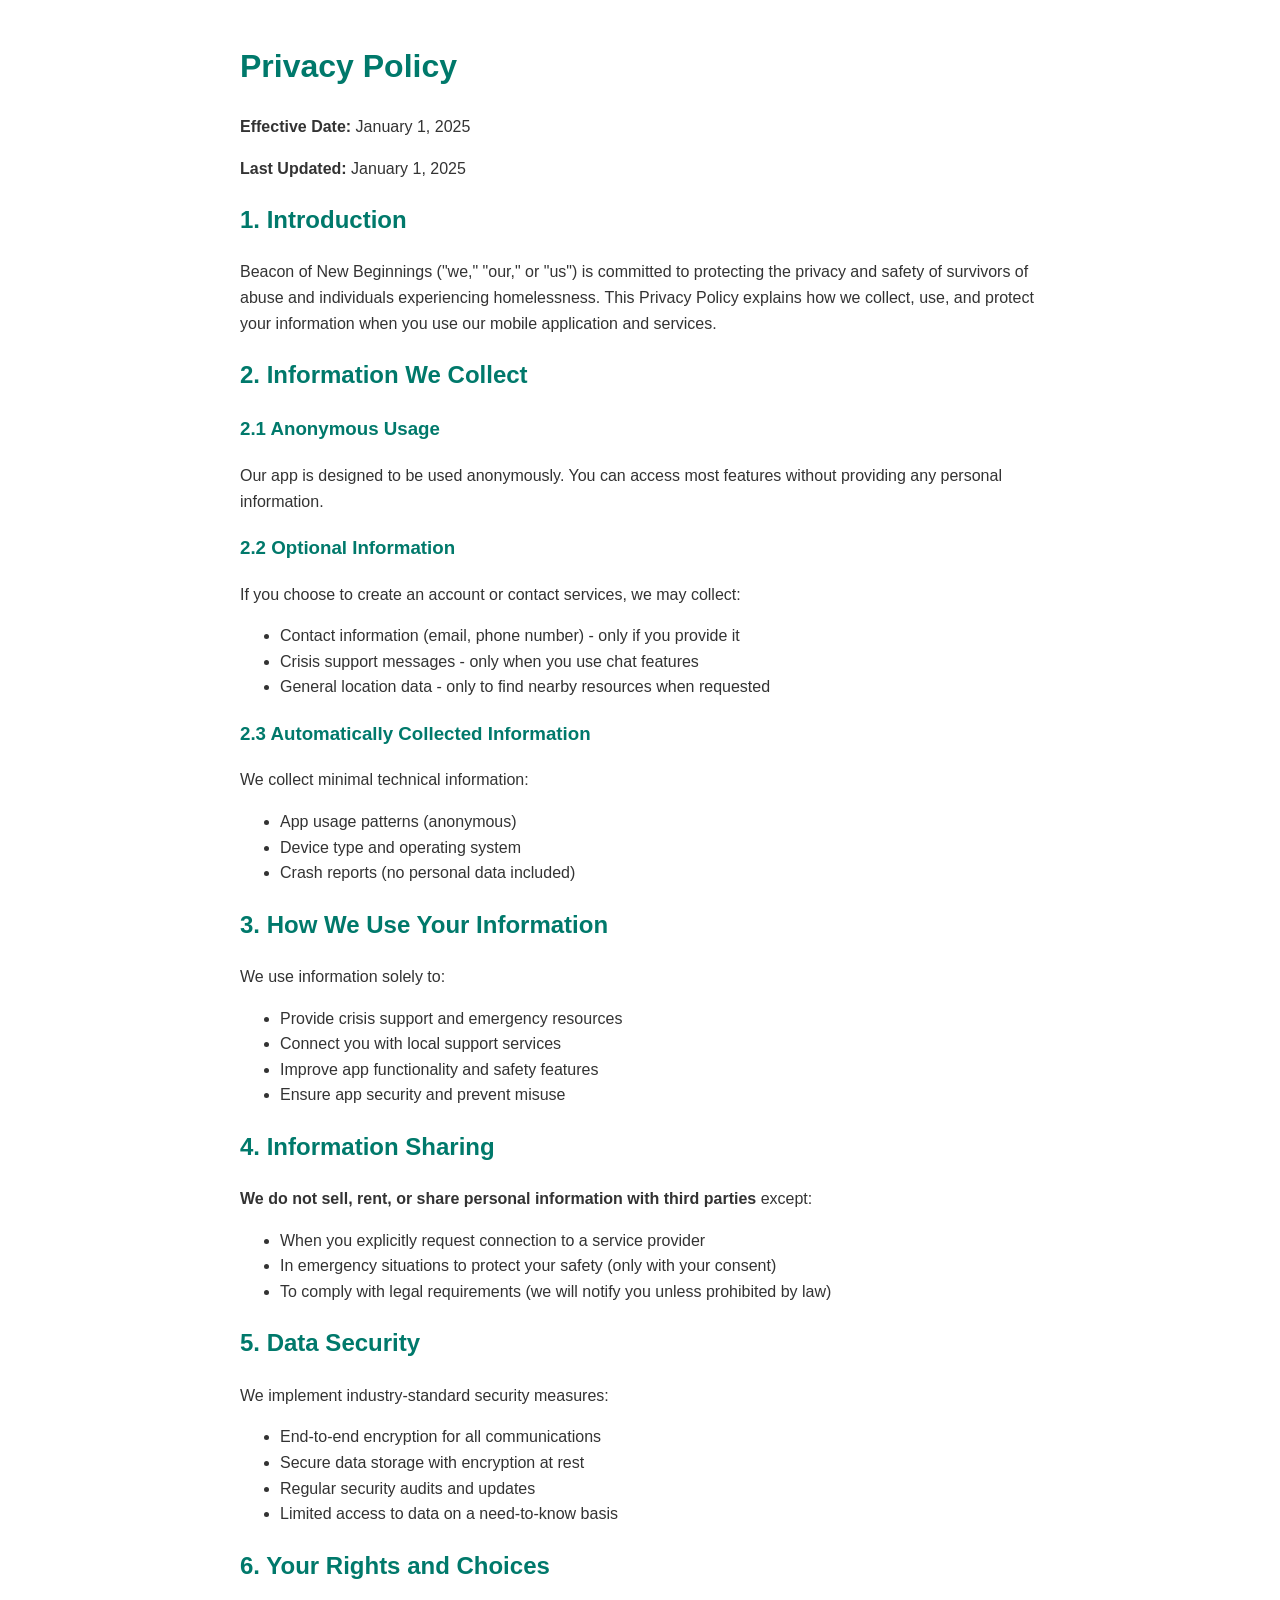
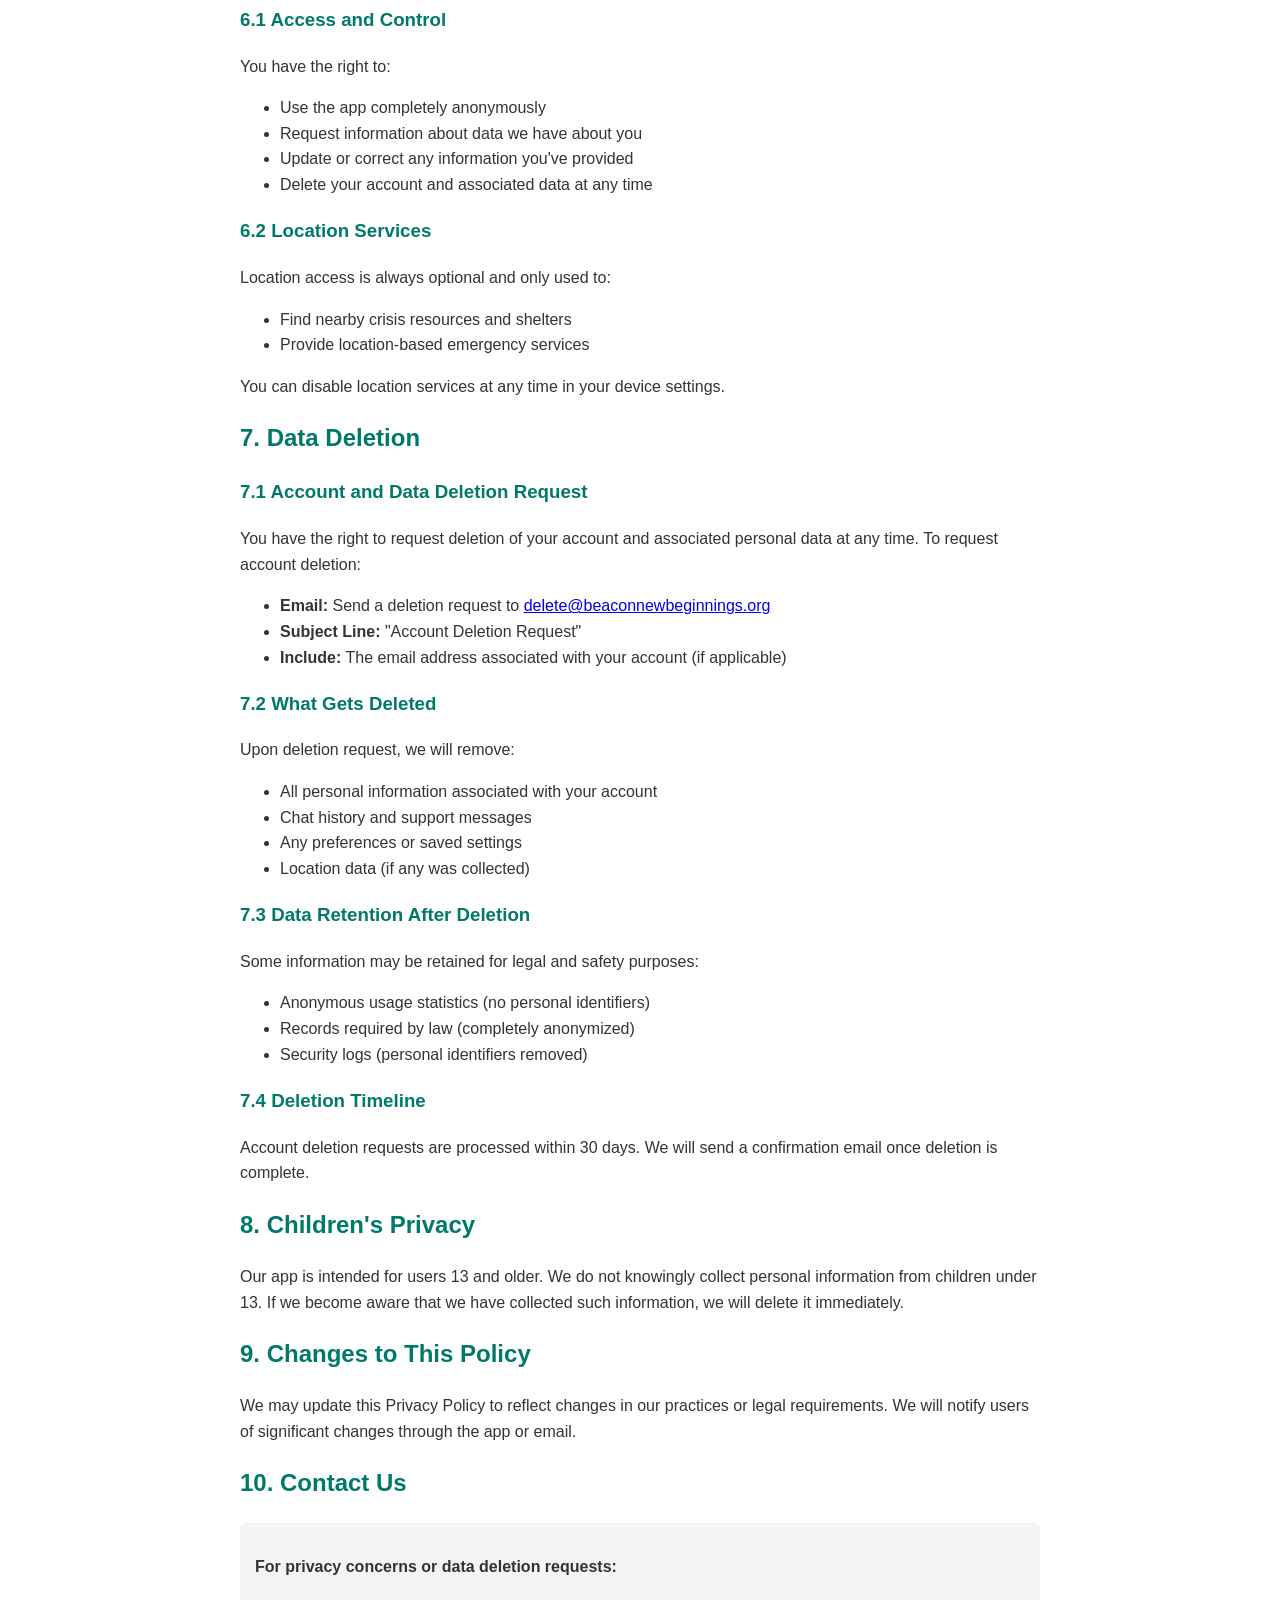
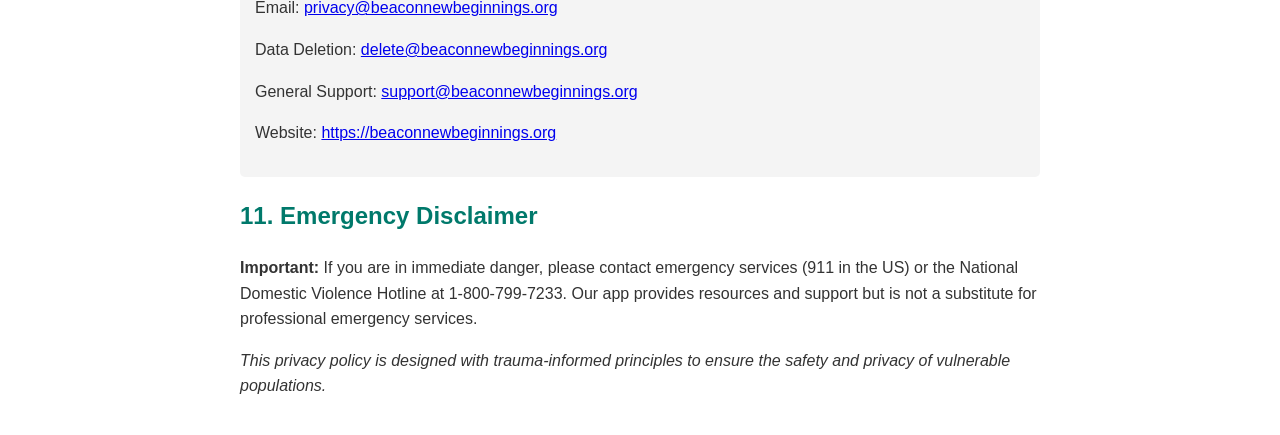
<file: assets/privacy_policy.html>
<!DOCTYPE html>
<html lang="en">
<head>
    <meta charset="UTF-8">
    <meta name="viewport" content="width=device-width, initial-scale=1.0">
    <title>Privacy Policy - Beacon of New Beginnings</title>
    <style>
        body {
            font-family: Arial, sans-serif;
            line-height: 1.6;
            max-width: 800px;
            margin: 0 auto;
            padding: 20px;
            color: #333;
        }
        h1, h2, h3 {
            color: #00796B;
        }
        .contact-info {
            background-color: #f4f4f4;
            padding: 15px;
            border-radius: 5px;
            margin: 20px 0;
        }
    </style>
</head>
<body>
    <h1>Privacy Policy</h1>
    <p><strong>Effective Date:</strong> January 1, 2025</p>
    <p><strong>Last Updated:</strong> January 1, 2025</p>

    <h2>1. Introduction</h2>
    <p>Beacon of New Beginnings ("we," "our," or "us") is committed to protecting the privacy and safety of survivors of abuse and individuals experiencing homelessness. This Privacy Policy explains how we collect, use, and protect your information when you use our mobile application and services.</p>

    <h2>2. Information We Collect</h2>
    
    <h3>2.1 Anonymous Usage</h3>
    <p>Our app is designed to be used anonymously. You can access most features without providing any personal information.</p>

    <h3>2.2 Optional Information</h3>
    <p>If you choose to create an account or contact services, we may collect:</p>
    <ul>
        <li>Contact information (email, phone number) - only if you provide it</li>
        <li>Crisis support messages - only when you use chat features</li>
        <li>General location data - only to find nearby resources when requested</li>
    </ul>

    <h3>2.3 Automatically Collected Information</h3>
    <p>We collect minimal technical information:</p>
    <ul>
        <li>App usage patterns (anonymous)</li>
        <li>Device type and operating system</li>
        <li>Crash reports (no personal data included)</li>
    </ul>

    <h2>3. How We Use Your Information</h2>
    <p>We use information solely to:</p>
    <ul>
        <li>Provide crisis support and emergency resources</li>
        <li>Connect you with local support services</li>
        <li>Improve app functionality and safety features</li>
        <li>Ensure app security and prevent misuse</li>
    </ul>

    <h2>4. Information Sharing</h2>
    <p><strong>We do not sell, rent, or share personal information with third parties</strong> except:</p>
    <ul>
        <li>When you explicitly request connection to a service provider</li>
        <li>In emergency situations to protect your safety (only with your consent)</li>
        <li>To comply with legal requirements (we will notify you unless prohibited by law)</li>
    </ul>

    <h2>5. Data Security</h2>
    <p>We implement industry-standard security measures:</p>
    <ul>
        <li>End-to-end encryption for all communications</li>
        <li>Secure data storage with encryption at rest</li>
        <li>Regular security audits and updates</li>
        <li>Limited access to data on a need-to-know basis</li>
    </ul>

    <h2>6. Your Rights and Choices</h2>
    
    <h3>6.1 Access and Control</h3>
    <p>You have the right to:</p>
    <ul>
        <li>Use the app completely anonymously</li>
        <li>Request information about data we have about you</li>
        <li>Update or correct any information you've provided</li>
        <li>Delete your account and associated data at any time</li>
    </ul>

    <h3>6.2 Location Services</h3>
    <p>Location access is always optional and only used to:</p>
    <ul>
        <li>Find nearby crisis resources and shelters</li>
        <li>Provide location-based emergency services</li>
    </ul>
    <p>You can disable location services at any time in your device settings.</p>

    <h2>7. Data Deletion</h2>
    
    <h3>7.1 Account and Data Deletion Request</h3>
    <p>You have the right to request deletion of your account and associated personal data at any time. To request account deletion:</p>
    <ul>
        <li><strong>Email:</strong> Send a deletion request to <a href="mailto:delete@beaconnewbeginnings.org?subject=Account Deletion Request">delete@beaconnewbeginnings.org</a></li>
        <li><strong>Subject Line:</strong> "Account Deletion Request"</li>
        <li><strong>Include:</strong> The email address associated with your account (if applicable)</li>
    </ul>

    <h3>7.2 What Gets Deleted</h3>
    <p>Upon deletion request, we will remove:</p>
    <ul>
        <li>All personal information associated with your account</li>
        <li>Chat history and support messages</li>
        <li>Any preferences or saved settings</li>
        <li>Location data (if any was collected)</li>
    </ul>

    <h3>7.3 Data Retention After Deletion</h3>
    <p>Some information may be retained for legal and safety purposes:</p>
    <ul>
        <li>Anonymous usage statistics (no personal identifiers)</li>
        <li>Records required by law (completely anonymized)</li>
        <li>Security logs (personal identifiers removed)</li>
    </ul>

    <h3>7.4 Deletion Timeline</h3>
    <p>Account deletion requests are processed within 30 days. We will send a confirmation email once deletion is complete.</p>

    <h2>8. Children's Privacy</h2>
    <p>Our app is intended for users 13 and older. We do not knowingly collect personal information from children under 13. If we become aware that we have collected such information, we will delete it immediately.</p>

    <h2>9. Changes to This Policy</h2>
    <p>We may update this Privacy Policy to reflect changes in our practices or legal requirements. We will notify users of significant changes through the app or email.</p>

    <h2>10. Contact Us</h2>
    <div class="contact-info">
        <p><strong>For privacy concerns or data deletion requests:</strong></p>
        <p>Email: <a href="mailto:privacy@beaconnewbeginnings.org">privacy@beaconnewbeginnings.org</a></p>
        <p>Data Deletion: <a href="mailto:delete@beaconnewbeginnings.org">delete@beaconnewbeginnings.org</a></p>
        <p>General Support: <a href="mailto:support@beaconnewbeginnings.org">support@beaconnewbeginnings.org</a></p>
        <p>Website: <a href="https://beaconnewbeginnings.org">https://beaconnewbeginnings.org</a></p>
    </div>

    <h2>11. Emergency Disclaimer</h2>
    <p><strong>Important:</strong> If you are in immediate danger, please contact emergency services (911 in the US) or the National Domestic Violence Hotline at 1-800-799-7233. Our app provides resources and support but is not a substitute for professional emergency services.</p>

    <p><em>This privacy policy is designed with trauma-informed principles to ensure the safety and privacy of vulnerable populations.</em></p>
</body>
</html>
</file>
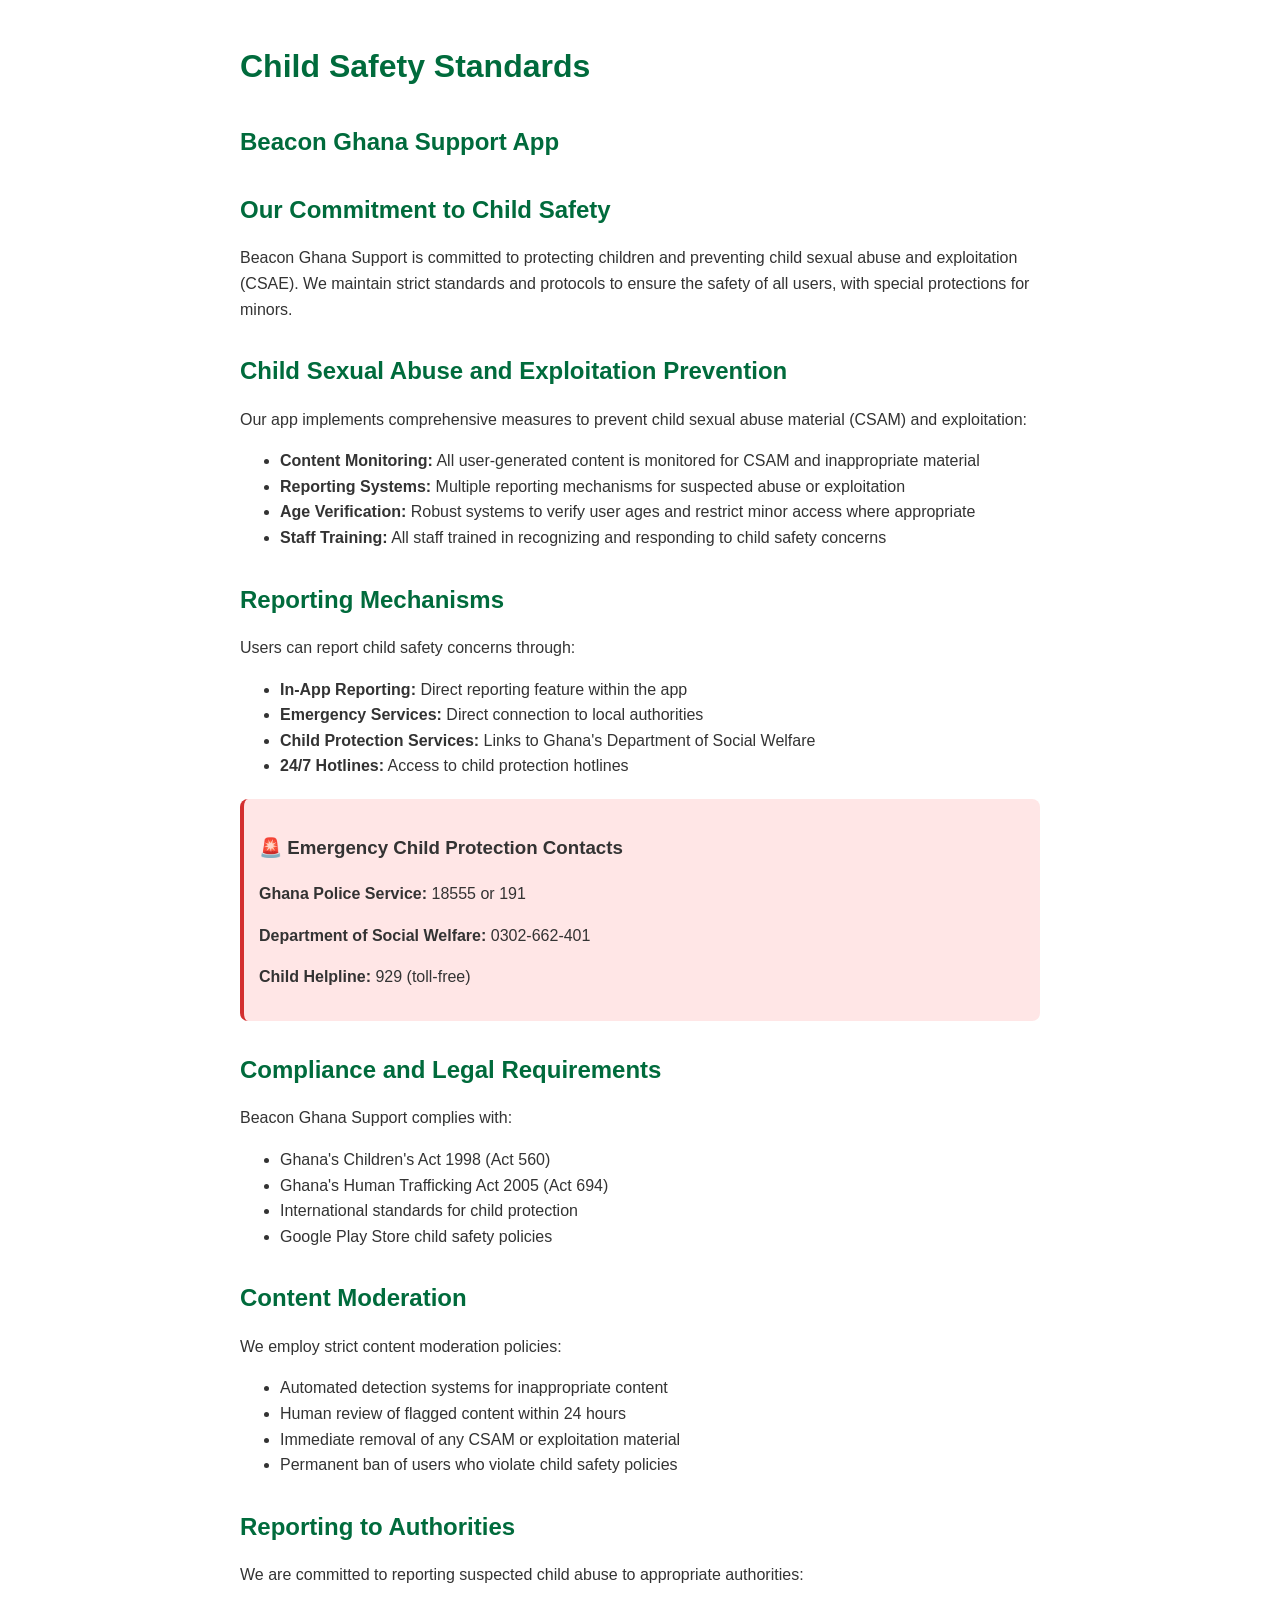
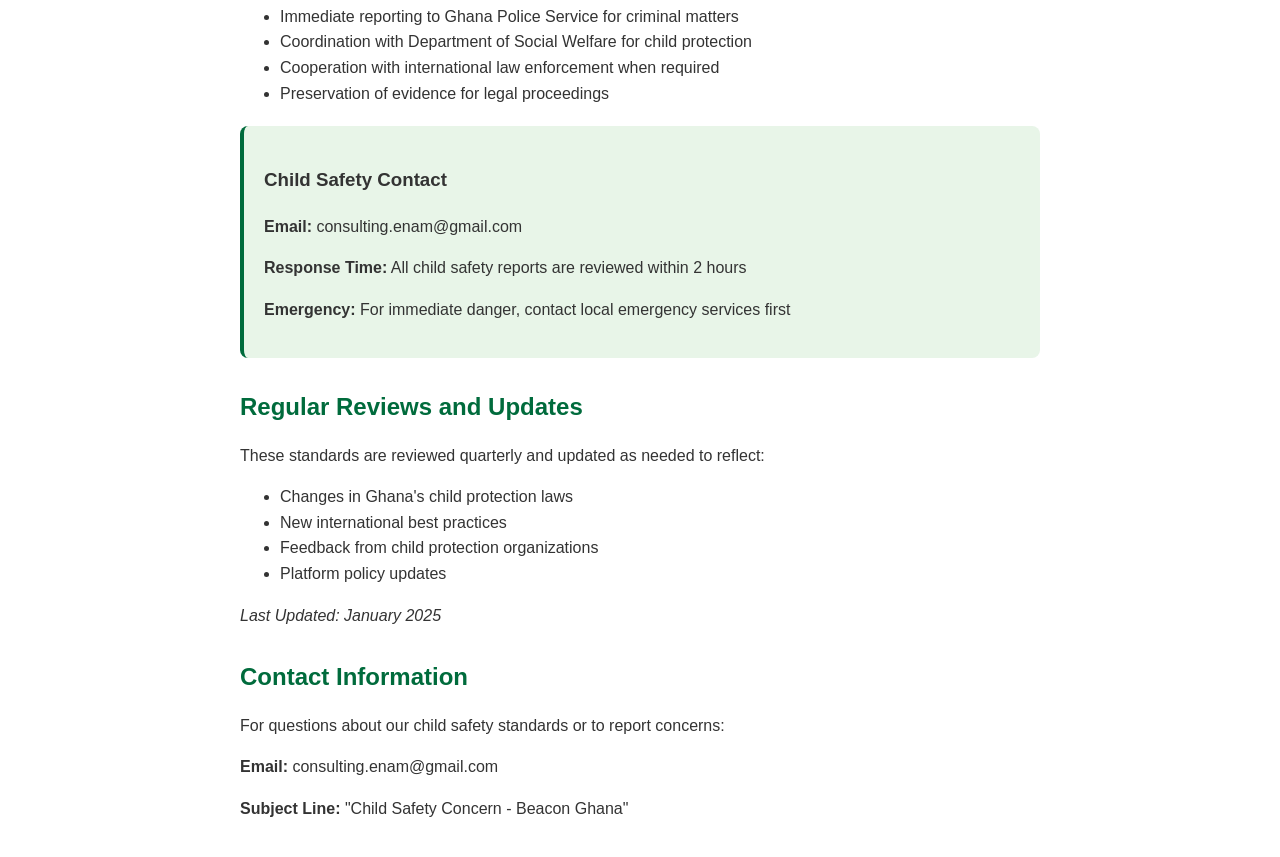
<file: website/child-safety-standards.html>
<!DOCTYPE html>
<html lang="en">
<head>
    <meta charset="UTF-8">
    <meta name="viewport" content="width=device-width, initial-scale=1.0">
    <title>Child Safety Standards - Beacon Ghana Support</title>
    <meta name="description" content="Child Safety and Protection Standards for Beacon Ghana Support app">
    <style>
        body { 
            font-family: -apple-system, BlinkMacSystemFont, 'Segoe UI', Roboto, sans-serif;
            line-height: 1.6; 
            color: #333;
            max-width: 800px;
            margin: 0 auto;
            padding: 20px;
        }
        h1 { color: #006B3C; margin-bottom: 20px; }
        h2 { color: #006B3C; margin-top: 30px; margin-bottom: 15px; }
        .contact-box { 
            background: #e8f5e8; 
            padding: 20px; 
            border-radius: 8px; 
            margin: 20px 0;
            border-left: 4px solid #006B3C;
        }
        .emergency { 
            background: #ffe6e6; 
            padding: 15px; 
            border-radius: 8px; 
            border-left: 4px solid #d32f2f;
            margin: 20px 0;
        }
    </style>
</head>
<body>
    <h1>Child Safety Standards</h1>
    <h2>Beacon Ghana Support App</h2>
    
    <h2>Our Commitment to Child Safety</h2>
    <p>Beacon Ghana Support is committed to protecting children and preventing child sexual abuse and exploitation (CSAE). We maintain strict standards and protocols to ensure the safety of all users, with special protections for minors.</p>
    
    <h2>Child Sexual Abuse and Exploitation Prevention</h2>
    <p>Our app implements comprehensive measures to prevent child sexual abuse material (CSAM) and exploitation:</p>
    <ul>
        <li><strong>Content Monitoring:</strong> All user-generated content is monitored for CSAM and inappropriate material</li>
        <li><strong>Reporting Systems:</strong> Multiple reporting mechanisms for suspected abuse or exploitation</li>
        <li><strong>Age Verification:</strong> Robust systems to verify user ages and restrict minor access where appropriate</li>
        <li><strong>Staff Training:</strong> All staff trained in recognizing and responding to child safety concerns</li>
    </ul>
    
    <h2>Reporting Mechanisms</h2>
    <p>Users can report child safety concerns through:</p>
    <ul>
        <li><strong>In-App Reporting:</strong> Direct reporting feature within the app</li>
        <li><strong>Emergency Services:</strong> Direct connection to local authorities</li>
        <li><strong>Child Protection Services:</strong> Links to Ghana's Department of Social Welfare</li>
        <li><strong>24/7 Hotlines:</strong> Access to child protection hotlines</li>
    </ul>
    
    <div class="emergency">
        <h3>🚨 Emergency Child Protection Contacts</h3>
        <p><strong>Ghana Police Service:</strong> 18555 or 191</p>
        <p><strong>Department of Social Welfare:</strong> 0302-662-401</p>
        <p><strong>Child Helpline:</strong> 929 (toll-free)</p>
    </div>
    
    <h2>Compliance and Legal Requirements</h2>
    <p>Beacon Ghana Support complies with:</p>
    <ul>
        <li>Ghana's Children's Act 1998 (Act 560)</li>
        <li>Ghana's Human Trafficking Act 2005 (Act 694)</li>
        <li>International standards for child protection</li>
        <li>Google Play Store child safety policies</li>
    </ul>
    
    <h2>Content Moderation</h2>
    <p>We employ strict content moderation policies:</p>
    <ul>
        <li>Automated detection systems for inappropriate content</li>
        <li>Human review of flagged content within 24 hours</li>
        <li>Immediate removal of any CSAM or exploitation material</li>
        <li>Permanent ban of users who violate child safety policies</li>
    </ul>
    
    <h2>Reporting to Authorities</h2>
    <p>We are committed to reporting suspected child abuse to appropriate authorities:</p>
    <ul>
        <li>Immediate reporting to Ghana Police Service for criminal matters</li>
        <li>Coordination with Department of Social Welfare for child protection</li>
        <li>Cooperation with international law enforcement when required</li>
        <li>Preservation of evidence for legal proceedings</li>
    </ul>
    
    <div class="contact-box">
        <h3>Child Safety Contact</h3>
        <p><strong>Email:</strong> consulting.enam@gmail.com</p>
        <p><strong>Response Time:</strong> All child safety reports are reviewed within 2 hours</p>
        <p><strong>Emergency:</strong> For immediate danger, contact local emergency services first</p>
    </div>
    
    <h2>Regular Reviews and Updates</h2>
    <p>These standards are reviewed quarterly and updated as needed to reflect:</p>
    <ul>
        <li>Changes in Ghana's child protection laws</li>
        <li>New international best practices</li>
        <li>Feedback from child protection organizations</li>
        <li>Platform policy updates</li>
    </ul>
    
    <p><em>Last Updated: January 2025</em></p>
    
    <h2>Contact Information</h2>
    <p>For questions about our child safety standards or to report concerns:</p>
    <p><strong>Email:</strong> consulting.enam@gmail.com</p>
    <p><strong>Subject Line:</strong> "Child Safety Concern - Beacon Ghana"</p>
    
</body>
</html>
</file>
